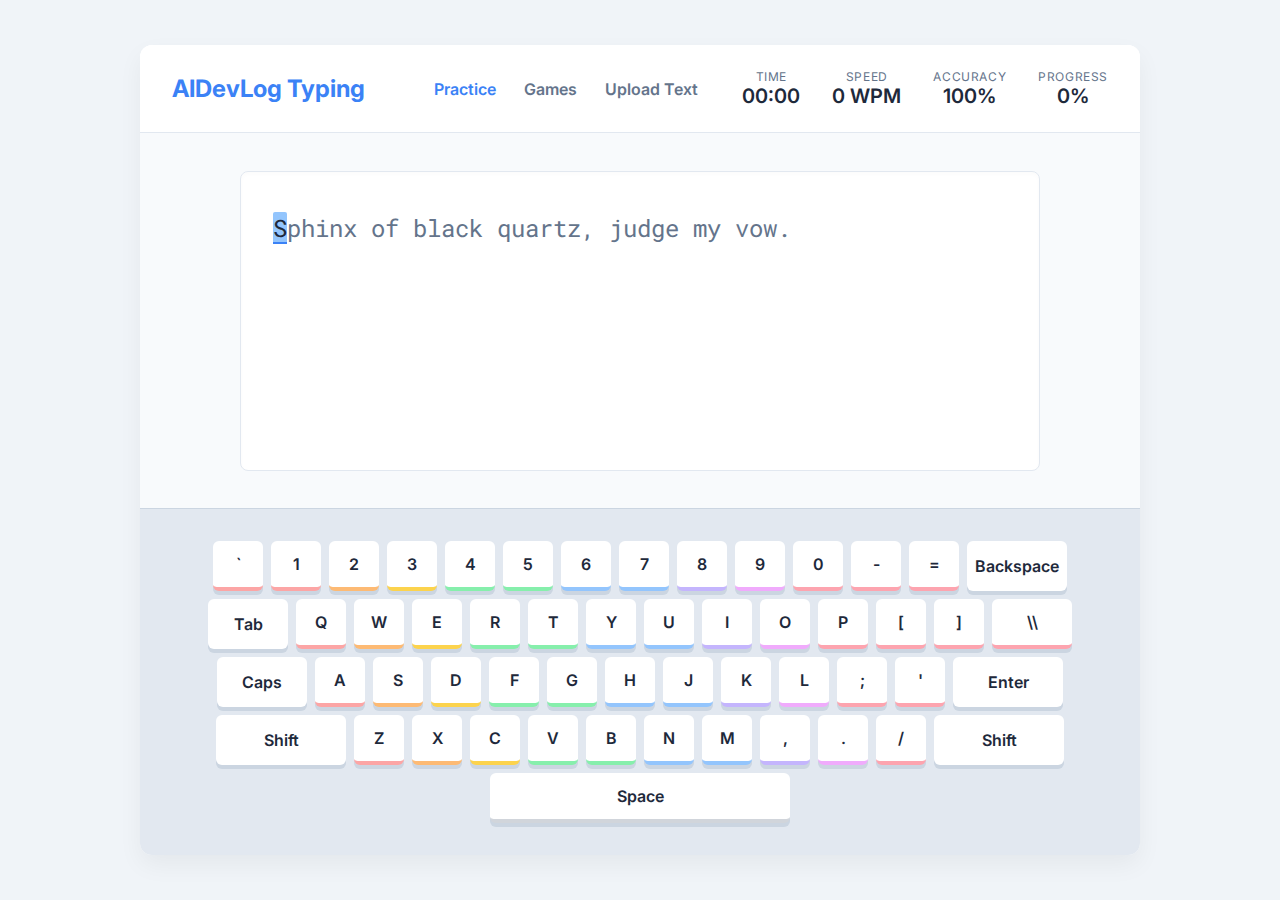
<file: index.html>
<!DOCTYPE html>
<html lang="en">

<head>
    <meta charset="UTF-8">
    <meta name="viewport" content="width=device-width, initial-scale=1.0">
    <title>AIDevLog Typing Clone</title>
    <link rel="stylesheet" href="style.css">
    <link
        href="https://fonts.googleapis.com/css2?family=Roboto+Mono:wght@400;500;700&family=Inter:wght@400;600&display=swap"
        rel="stylesheet">
</head>

<body>
    <div class="app-container">
        <header class="app-header">
            <div class="logo">AIDevLog Typing</div>
            <nav>
                <a href="#" class="nav-link active">Practice</a>
                <a href="games.html" class="nav-link">Games</a>
                <button id="upload-btn" class="nav-link"
                    style="background:none; border:none; cursor:pointer; font-family:inherit; font-size:inherit;">Upload
                    Text</button>
                <input type="file" id="file-upload" accept="text/*" class="hidden-input">
            </nav>
            <div class="stats-bar">
                <div class="stat-item">
                    <span class="stat-label">Time</span>
                    <span class="stat-value" id="time">00:00</span>
                </div>
                <div class="stat-item">
                    <span class="stat-label">Speed</span>
                    <span class="stat-value" id="wpm">0 WPM</span>
                </div>
                <div class="stat-item">
                    <span class="stat-label">Accuracy</span>
                    <span class="stat-value" id="accuracy">100%</span>
                </div>
                <div class="stat-item">
                    <span class="stat-label">Progress</span>
                    <span class="stat-value" id="progress">0%</span>
                </div>
            </div>
        </header>

        <main class="typing-area">
            <div class="text-display" id="text-display">
                <!-- Text will be injected here -->
            </div>
            <input type="text" id="input-field" class="hidden-input" autocomplete="off" spellcheck="false">
        </main>

        <div class="keyboard-container">
            <div class="keyboard" id="keyboard">
                <!-- Keyboard keys will be generated or hardcoded here -->
                <div class="row">
                    <div class="key" data-key="`">`</div>
                    <div class="key" data-key="1">1</div>
                    <div class="key" data-key="2">2</div>
                    <div class="key" data-key="3">3</div>
                    <div class="key" data-key="4">4</div>
                    <div class="key" data-key="5">5</div>
                    <div class="key" data-key="6">6</div>
                    <div class="key" data-key="7">7</div>
                    <div class="key" data-key="8">8</div>
                    <div class="key" data-key="9">9</div>
                    <div class="key" data-key="0">0</div>
                    <div class="key" data-key="-">-</div>
                    <div class="key" data-key="=">=</div>
                    <div class="key backspace" data-key="Backspace">Backspace</div>
                </div>
                <div class="row">
                    <div class="key tab" data-key="Tab">Tab</div>
                    <div class="key" data-key="q">Q</div>
                    <div class="key" data-key="w">W</div>
                    <div class="key" data-key="e">E</div>
                    <div class="key" data-key="r">R</div>
                    <div class="key" data-key="t">T</div>
                    <div class="key" data-key="y">Y</div>
                    <div class="key" data-key="u">U</div>
                    <div class="key" data-key="i">I</div>
                    <div class="key" data-key="o">O</div>
                    <div class="key" data-key="p">P</div>
                    <div class="key" data-key="[">[</div>
                    <div class="key" data-key="]">]</div>
                    <div class="key backslash" data-key="\">\\</div>
                </div>
                <div class="row">
                    <div class="key caps" data-key="CapsLock">Caps</div>
                    <div class="key" data-key="a">A</div>
                    <div class="key" data-key="s">S</div>
                    <div class="key" data-key="d">D</div>
                    <div class="key" data-key="f">F</div>
                    <div class="key" data-key="g">G</div>
                    <div class="key" data-key="h">H</div>
                    <div class="key" data-key="j">J</div>
                    <div class="key" data-key="k">K</div>
                    <div class="key" data-key="l">L</div>
                    <div class="key" data-key=";">;</div>
                    <div class="key" data-key="'">'</div>
                    <div class="key enter" data-key="Enter">Enter</div>
                </div>
                <div class="row">
                    <div class="key shift" data-key="ShiftLeft">Shift</div>
                    <div class="key" data-key="z">Z</div>
                    <div class="key" data-key="x">X</div>
                    <div class="key" data-key="c">C</div>
                    <div class="key" data-key="v">V</div>
                    <div class="key" data-key="b">B</div>
                    <div class="key" data-key="n">N</div>
                    <div class="key" data-key="m">M</div>
                    <div class="key" data-key=",">,</div>
                    <div class="key" data-key=".">.</div>
                    <div class="key" data-key="/">/</div>
                    <div class="key shift" data-key="ShiftRight">Shift</div>
                </div>
                <div class="row">
                    <div class="key space" data-key=" ">Space</div>
                </div>
            </div>
        </div>
    </div>
    <script src="script.js"></script>
</body>

</html>
</file>
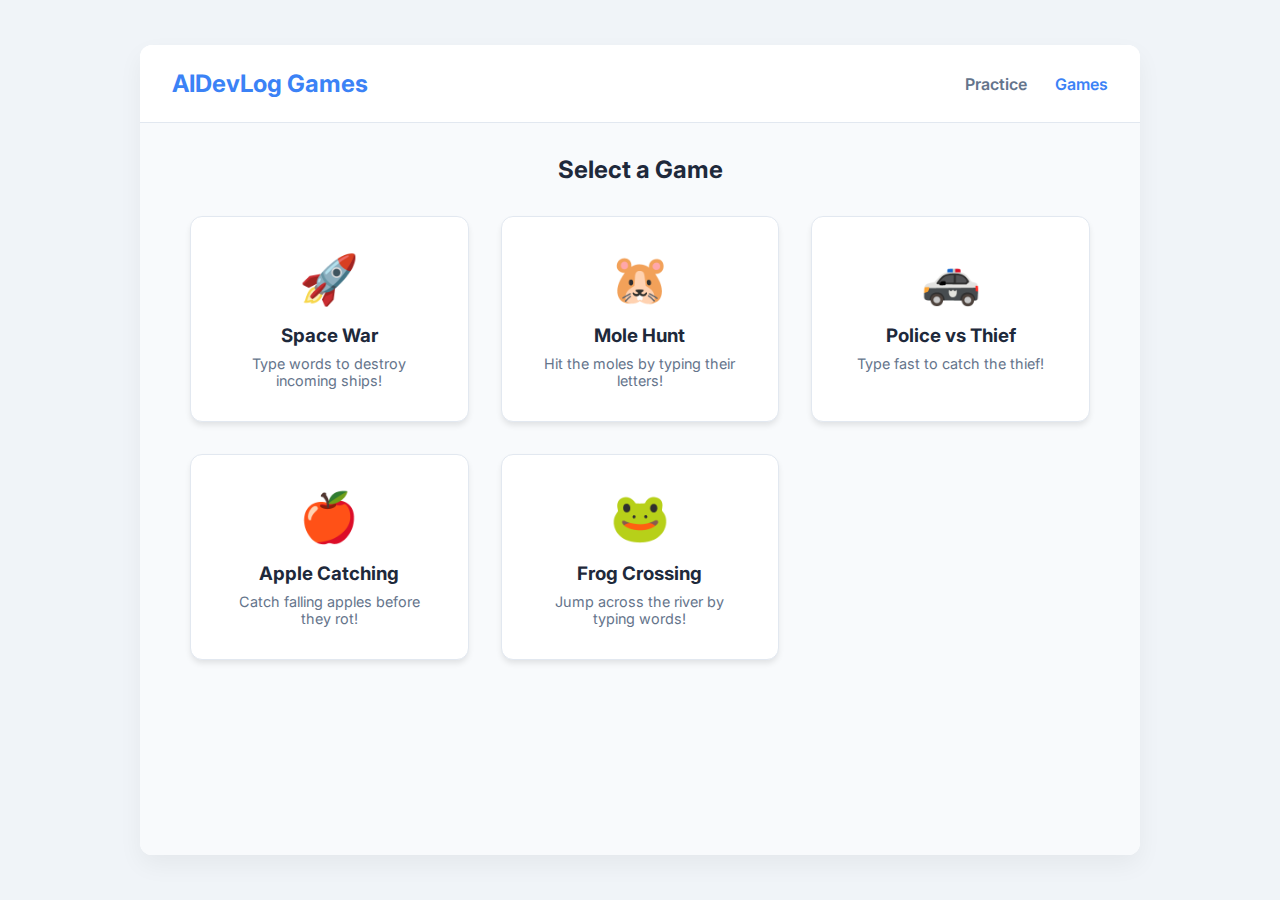
<file: games.html>
<!DOCTYPE html>
<html lang="en">

<head>
    <meta charset="UTF-8">
    <meta name="viewport" content="width=device-width, initial-scale=1.0">
    <title>AIDevLog Typing Games</title>
    <link rel="stylesheet" href="style.css">
    <link
        href="https://fonts.googleapis.com/css2?family=Roboto+Mono:wght@400;500;700&family=Inter:wght@400;600&display=swap"
        rel="stylesheet">
</head>

<body>
    <div class="app-container game-mode">
        <header class="app-header">
            <div class="logo">AIDevLog Games</div>
            <nav>
                <a href="index.html" class="nav-link">Practice</a>
                <a href="#" class="nav-link active">Games</a>
            </nav>
        </header>

        <main class="game-area">
            <!-- Game Selection Menu -->
            <div id="game-menu" class="game-menu">
                <h2>Select a Game</h2>
                <div class="game-grid">
                    <div class="game-card" onclick="startGame('space-war')">
                        <div class="game-icon">🚀</div>
                        <h3>Space War</h3>
                        <p>Type words to destroy incoming ships!</p>
                    </div>
                    <div class="game-card" onclick="startGame('mole-hunt')">
                        <div class="game-icon">🐹</div>
                        <h3>Mole Hunt</h3>
                        <p>Hit the moles by typing their letters!</p>
                    </div>
                    <div class="game-card" onclick="startGame('police-thief')">
                        <div class="game-icon">🚓</div>
                        <h3>Police vs Thief</h3>
                        <p>Type fast to catch the thief!</p>
                    </div>
                    <div class="game-card" onclick="startGame('apple-catch')">
                        <div class="game-icon">🍎</div>
                        <h3>Apple Catching</h3>
                        <p>Catch falling apples before they rot!</p>
                    </div>
                    <div class="game-card" onclick="startGame('frog-cross')">
                        <div class="game-icon">🐸</div>
                        <h3>Frog Crossing</h3>
                        <p>Jump across the river by typing words!</p>
                    </div>
                </div>
            </div>

            <!-- Game Container -->
            <div id="game-container" class="game-container hidden">
                <div class="game-header">
                    <h3 id="current-game-title">Game Title</h3>
                    <div class="game-stats">
                        <span id="game-score">Score: 0</span>
                        <span id="game-level">Level: 1</span>
                        <span id="game-lives">Lives: 3</span>
                    </div>
                    <button class="btn-secondary" onclick="exitGame()">Exit Game</button>
                </div>
                <canvas id="game-canvas" width="800" height="500"></canvas>
                <div id="game-overlay" class="hidden">
                    <h2 id="overlay-title">Game Over</h2>
                    <p id="overlay-message">Final Score: 100</p>
                    <button class="btn-primary" onclick="restartGame()">Play Again</button>
                    <button class="btn-secondary" onclick="exitGame()">Menu</button>
                </div>
            </div>
        </main>
    </div>
    <script src="games.js"></script>
</body>

</html>
</file>
<file: style.css>
:root {
    --bg-color: #f0f4f8;
    --primary-color: #3b82f6;
    --primary-dark: #2563eb;
    --text-color: #1e293b;
    --text-muted: #64748b;
    --correct-color: #22c55e;
    --error-color: #ef4444;
    --keyboard-bg: #e2e8f0;
    --key-bg: #ffffff;
    --key-shadow: #cbd5e1;
    --active-key-bg: #93c5fd;
}

* {
    box-sizing: border-box;
    margin: 0;
    padding: 0;
}

body {
    font-family: 'Inter', sans-serif;
    background-color: var(--bg-color);
    color: var(--text-color);
    height: 100vh;
    display: flex;
    justify-content: center;
    align-items: center;
    overflow: hidden;
}

.app-container {
    width: 100%;
    max-width: 1000px;
    height: 90vh;
    background: #fff;
    border-radius: 12px;
    box-shadow: 0 10px 25px rgba(0, 0, 0, 0.05);
    display: flex;
    flex-direction: column;
    overflow: hidden;
}

/* Header */
.app-header {
    padding: 1.5rem 2rem;
    background: #fff;
    border-bottom: 1px solid #e2e8f0;
    display: flex;
    justify-content: space-between;
    align-items: center;
}

.logo {
    font-size: 1.5rem;
    font-weight: 700;
    color: var(--primary-color);
}

.stats-bar {
    display: flex;
    gap: 2rem;
}

.stat-item {
    display: flex;
    flex-direction: column;
    align-items: center;
}

.stat-label {
    font-size: 0.75rem;
    color: var(--text-muted);
    text-transform: uppercase;
    letter-spacing: 0.05em;
}

.stat-value {
    font-size: 1.25rem;
    font-weight: 600;
    color: var(--text-color);
}

/* Typing Area */
.typing-area {
    flex: 1;
    padding: 2rem;
    display: flex;
    justify-content: center;
    align-items: center;
    position: relative;
    background-color: #f8fafc;
}

.text-display {
    font-family: 'Roboto Mono', monospace;
    font-size: 1.5rem;
    line-height: 2;
    width: 100%;
    max-width: 800px;
    height: 300px;
    overflow: hidden;
    background: #fff;
    padding: 2rem;
    border-radius: 8px;
    border: 1px solid #e2e8f0;
    box-shadow: inset 0 2px 4px rgba(0, 0, 0, 0.02);
    white-space: pre-wrap;
    position: relative;
    user-select: none;
}

.char {
    position: relative;
    color: var(--text-muted);
}

.char.correct {
    color: var(--correct-color);
}

.char.incorrect {
    color: var(--error-color);
    background-color: #fee2e2;
}

.char.current {
    background-color: var(--active-key-bg);
    color: var(--text-color);
    border-radius: 2px;
}

.char.current::after {
    content: '';
    position: absolute;
    bottom: 0;
    left: 0;
    width: 100%;
    height: 2px;
    background-color: var(--primary-color);
    animation: blink 1s infinite;
}

@keyframes blink {

    0%,
    100% {
        opacity: 1;
    }

    50% {
        opacity: 0;
    }
}

.hidden-input {
    position: absolute;
    opacity: 0;
    top: 0;
    left: 0;
    height: 0;
    width: 0;
}

/* Keyboard */
.keyboard-container {
    padding: 2rem;
    background: var(--keyboard-bg);
    border-top: 1px solid #cbd5e1;
    display: flex;
    justify-content: center;
}

.keyboard {
    display: flex;
    flex-direction: column;
    gap: 0.5rem;
}

.row {
    display: flex;
    gap: 0.5rem;
    justify-content: center;
}

.key {
    width: 50px;
    height: 50px;
    background: var(--key-bg);
    border-radius: 6px;
    display: flex;
    justify-content: center;
    align-items: center;
    font-weight: 600;
    color: var(--text-color);
    box-shadow: 0 4px 0 var(--key-shadow);
    transition: all 0.1s ease;
    cursor: default;
    user-select: none;
}

.key.active {
    transform: translateY(4px);
    box-shadow: 0 0 0 var(--key-shadow);
    background: var(--active-key-bg);
    color: var(--primary-dark);
}

.key.backspace {
    width: 100px;
}

.key.tab {
    width: 80px;
}

.key.caps {
    width: 90px;
}

.key.enter {
    width: 110px;
}

.key.shift {
    width: 130px;
}

.key.space {
    width: 300px;
}

.key.backslash {
    width: 80px;
}

/* Finger Zones */
.key.finger-1 {
    border-bottom: 4px solid #fca5a5;
}

/* Red - Left Pinky */
.key.finger-2 {
    border-bottom: 4px solid #fdba74;
}

/* Orange - Left Ring */
.key.finger-3 {
    border-bottom: 4px solid #fcd34d;
}

/* Yellow - Left Middle */
.key.finger-4 {
    border-bottom: 4px solid #86efac;
}

/* Green - Left Index */
.key.finger-5 {
    border-bottom: 4px solid #d1d5db;
}

/* Gray - Thumbs */
.key.finger-6 {
    border-bottom: 4px solid #93c5fd;
}

/* Blue - Right Index */
.key.finger-7 {
    border-bottom: 4px solid #c4b5fd;
}

/* Indigo - Right Middle */
.key.finger-8 {
    border-bottom: 4px solid #f0abfc;
}

/* Purple - Right Ring */
.key.finger-9 {
    border-bottom: 4px solid #fda4af;
}

/* Pink - Right Pinky */

/* Active State Override */
.key.active {
    border-bottom: none !important;
    /* Remove border on press to simulate depression */
}

/* Responsive */
@media (max-width: 800px) {
    .key {
        width: 35px;
        height: 35px;
        font-size: 0.8rem;
    }

    .key.backspace {
        width: 70px;
    }

    .key.tab {
        width: 55px;
    }

    .key.caps {
        width: 60px;
    }

    .key.enter {
        width: 75px;
    }

    .key.shift {
        width: 90px;
    }

    .key.space {
        width: 200px;
    }

    .key.backslash {
        width: 55px;
    }
}

/* Navigation */
.nav-link {
    text-decoration: none;
    color: var(--text-muted);
    font-weight: 600;
    margin-left: 1.5rem;
    transition: color 0.2s;
}

.nav-link:hover,
.nav-link.active {
    color: var(--primary-color);
}

/* Game Menu */
.game-area {
    flex: 1;
    padding: 2rem;
    overflow-y: auto;
    background-color: #f8fafc;
    display: flex;
    flex-direction: column;
    align-items: center;
}

.game-menu {
    width: 100%;
    max-width: 900px;
    text-align: center;
}

.game-menu h2 {
    margin-bottom: 2rem;
    color: var(--text-color);
}

.game-grid {
    display: grid;
    grid-template-columns: repeat(auto-fit, minmax(250px, 1fr));
    gap: 2rem;
}

.game-card {
    background: #fff;
    padding: 2rem;
    border-radius: 12px;
    box-shadow: 0 4px 6px -1px rgba(0, 0, 0, 0.1);
    cursor: pointer;
    transition: transform 0.2s, box-shadow 0.2s;
    border: 1px solid #e2e8f0;
}

.game-card:hover {
    transform: translateY(-5px);
    box-shadow: 0 10px 15px -3px rgba(0, 0, 0, 0.1);
    border-color: var(--primary-color);
}

.game-icon {
    font-size: 3rem;
    margin-bottom: 1rem;
}

.game-card h3 {
    margin-bottom: 0.5rem;
    color: var(--text-color);
}

.game-card p {
    color: var(--text-muted);
    font-size: 0.9rem;
}

/* Game Container */
.game-container {
    width: 100%;
    max-width: 800px;
    display: flex;
    flex-direction: column;
    align-items: center;
    position: relative;
}

.game-container.hidden {
    display: none;
}

.game-header {
    width: 100%;
    display: flex;
    justify-content: space-between;
    align-items: center;
    margin-bottom: 1rem;
    padding: 0 1rem;
}

.game-stats {
    display: flex;
    gap: 1.5rem;
    font-weight: 600;
    font-family: 'Roboto Mono', monospace;
}

#game-canvas {
    background: #1e293b;
    /* Dark background for games usually looks better */
    border-radius: 8px;
    box-shadow: 0 4px 6px rgba(0, 0, 0, 0.1);
}

/* Buttons */
.btn-primary,
.btn-secondary {
    padding: 0.5rem 1rem;
    border-radius: 6px;
    font-weight: 600;
    cursor: pointer;
    border: none;
    transition: all 0.2s;
}

.btn-primary {
    background-color: var(--primary-color);
    color: white;
}

.btn-primary:hover {
    background-color: var(--primary-dark);
}

.btn-secondary {
    background-color: #e2e8f0;
    color: var(--text-color);
}

.btn-secondary:hover {
    background-color: #cbd5e1;
}

/* Overlay */
#game-overlay {
    position: absolute;
    top: 0;
    left: 0;
    width: 100%;
    height: 100%;
    background: rgba(0, 0, 0, 0.8);
    display: flex;
    flex-direction: column;
    justify-content: center;
    align-items: center;
    color: white;
    border-radius: 8px;
    gap: 1rem;
}

#game-overlay.hidden {
    display: none;
}

/* Animations */
@keyframes fadeIn {
    from {
        opacity: 0;
    }

    to {
        opacity: 1;
    }
}

@keyframes slideUp {
    from {
        transform: translateY(20px);
        opacity: 0;
    }

    to {
        transform: translateY(0);
        opacity: 1;
    }
}

@keyframes popIn {
    0% {
        transform: scale(0);
    }

    80% {
        transform: scale(1.1);
    }

    100% {
        transform: scale(1);
    }
}

.fade-in {
    animation: fadeIn 0.3s ease-out forwards;
}

.slide-up {
    animation: slideUp 0.4s ease-out forwards;
}

/* Particles */
.particle {
    position: absolute;
    pointer-events: none;
    background: var(--primary-color);
    border-radius: 50%;
    animation: particleFade 0.5s ease-out forwards;
}

@keyframes particleFade {
    0% {
        transform: translate(0, 0) scale(1);
        opacity: 1;
    }

    100% {
        transform: translate(var(--tx), var(--ty)) scale(0);
        opacity: 0;
    }
}

/* Game Specific FX */
.hammer-effect {
    position: absolute;
    font-size: 40px;
    pointer-events: none;
    animation: hammerHit 0.3s ease-out forwards;
    z-index: 10;
}

@keyframes hammerHit {
    0% {
        transform: rotate(-45deg) scale(1.5);
        opacity: 1;
    }

    50% {
        transform: rotate(0deg) scale(1);
    }

    100% {
        transform: rotate(0deg) scale(0.8);
        opacity: 0;
    }
}
</file>
